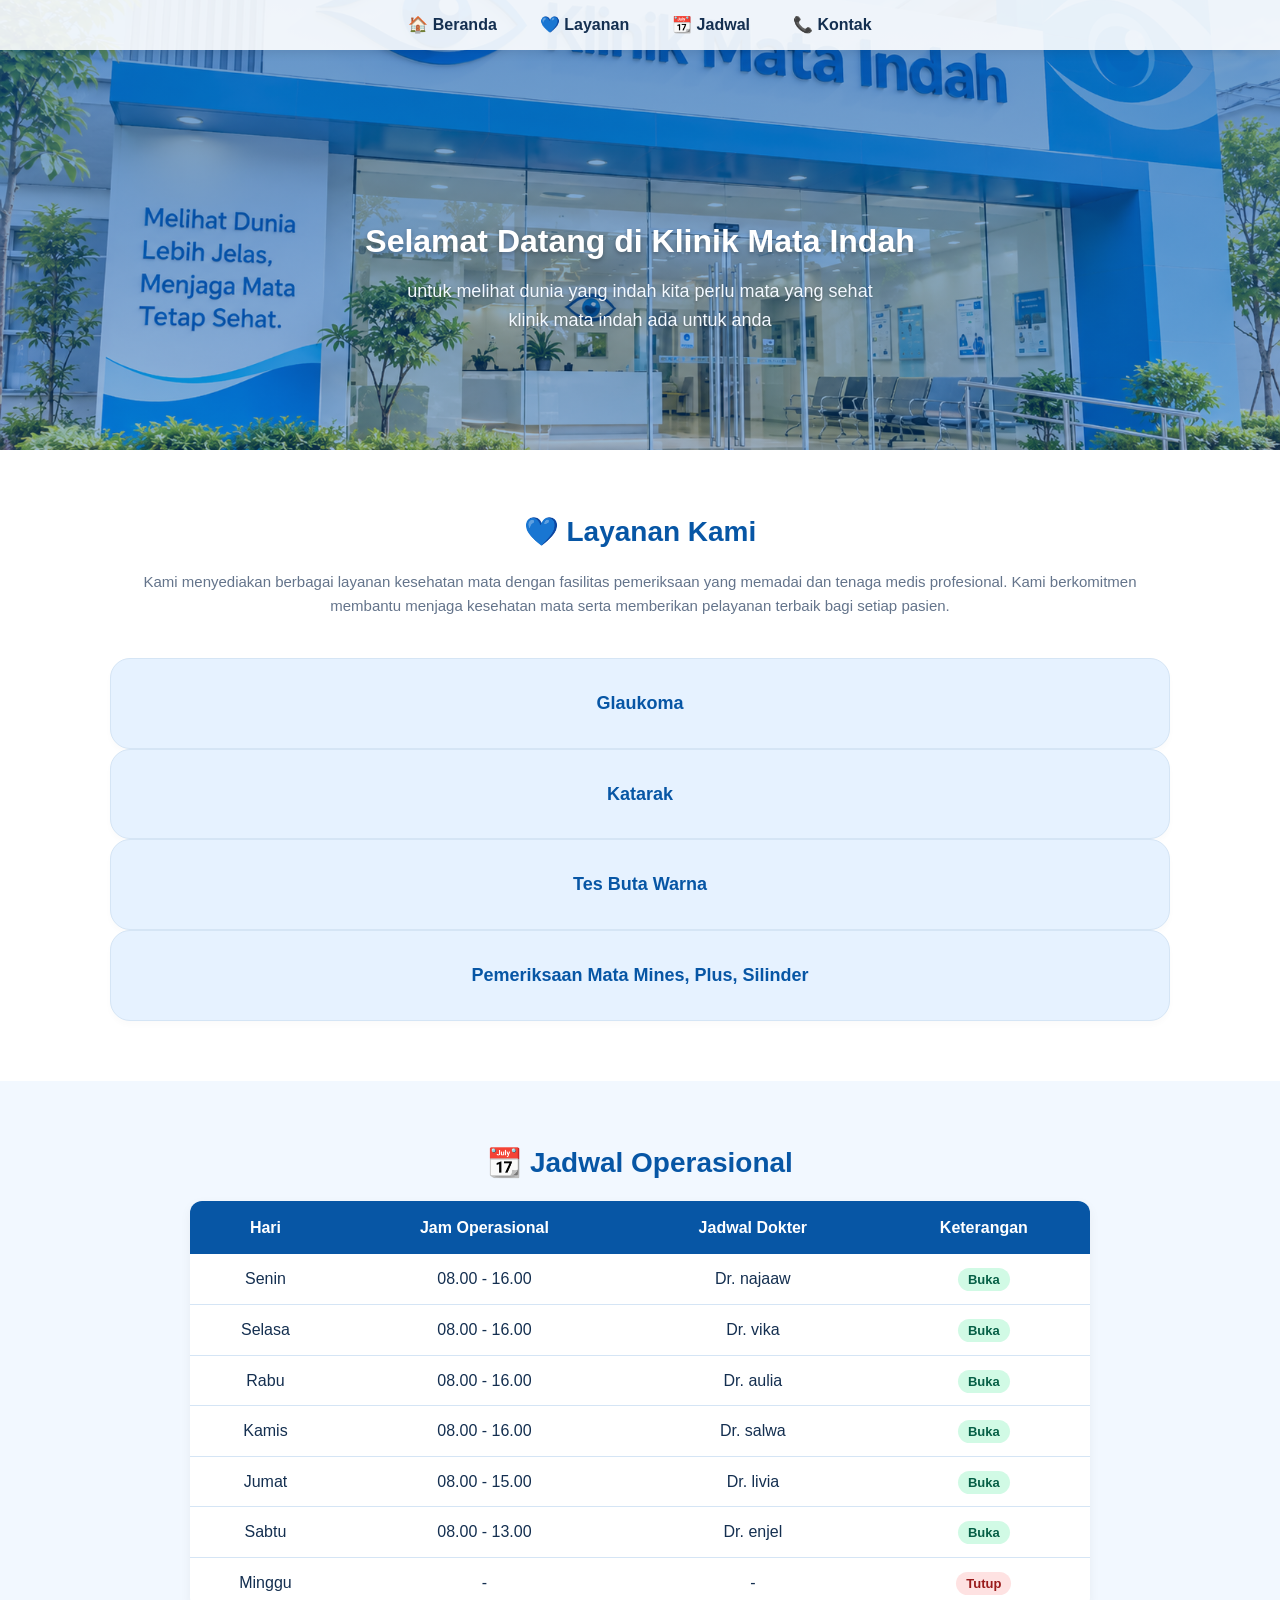
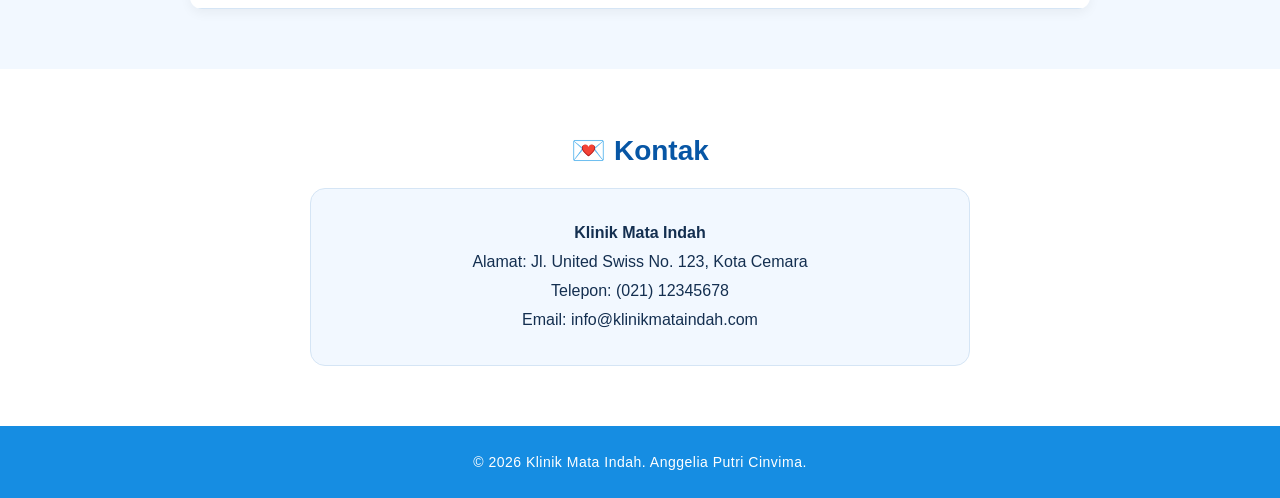
<file: index.html>
<!DOCTYPE html>
<html lang="en">
<head>
    <meta charset="UTF-8">
    <meta name="viewport" content="width=device-width, initial-scale=1.0">
    <title>Klinik Mata Indah</title>
    <link rel="stylesheet" href="style.css">
</head>
<body>
    <header>
        <nav class="navbar" id="beranda">
            <ul class="nav-links">
                <li><a href="#beranda">🏠 Beranda</a></li>
                <li><a href="#layanan">💙 Layanan</a></li>
                <li><a href="#jadwal">📆 Jadwal</a></li>
                <li><a href="#kontak">📞 Kontak</a></li>
            </ul>

            <div class="hero-content">
                <h1 class="judul">Selamat Datang di Klinik Mata Indah</h1>
                <p>untuk melihat dunia yang indah kita perlu mata yang sehat</p>
                <p>klinik mata indah ada untuk anda</p>
                
            </div>
        </nav>
    </header>

    <main>
        <section id="layanan" class="layanan">
            <h2>💙 Layanan Kami</h2>
            <p class="section-desc">Kami menyediakan berbagai layanan kesehatan mata dengan fasilitas pemeriksaan yang memadai dan tenaga medis profesional. Kami berkomitmen membantu menjaga kesehatan mata serta memberikan pelayanan terbaik bagi setiap pasien.</p>

            <div class="layanan-container">
                <div class="kotak">
                    <a href="informasi.html"><h2>Glaukoma</h2></a>
                </div>
                <div class="kotak">
                    <a href="informasi.html"><h2>Katarak</h2></a>
                </div>
                <div class="kotak">
                    <a href="informasi.html"><h2>Tes Buta Warna</h2></a>
                </div>
                <div class="kotak">
                    <a href="informasi.html"><h2>Pemeriksaan Mata Mines, Plus, Silinder</h2></a>
                </div>
            </div>
        </section>

        <section id="jadwal" class="jadwal">
            <h2>📆 Jadwal Operasional</h2>
            <div class="table-wrapper">
                <table class="tabel">
                    <thead>
                        <tr>
                            <th>Hari</th>
                            <th>Jam Operasional</th>
                            <th>Jadwal Dokter</th>
                            <th>Keterangan</th>
                        </tr>
                    </thead>
                    <tbody>
                        <tr>
                            <td>Senin</td>
                            <td>08.00 - 16.00</td>
                            <td>Dr. najaaw</td>
                            <td><span class="badge buka">Buka</span></td>
                        </tr>
                        <tr>
                            <td>Selasa</td>
                            <td>08.00 - 16.00</td>
                            <td>Dr. vika</td>
                            <td><span class="badge buka">Buka</span></td>
                        </tr>
                        <tr>
                            <td>Rabu</td>
                            <td>08.00 - 16.00</td>
                            <td>Dr. aulia</td>
                            <td><span class="badge buka">Buka</span></td>
                        </tr>
                        <tr>
                            <td>Kamis</td>
                            <td>08.00 - 16.00</td>
                            <td>Dr. salwa</td>
                            <td><span class="badge buka">Buka</span></td>
                        </tr>
                        <tr>
                            <td>Jumat</td>
                            <td>08.00 - 15.00</td>
                            <td>Dr. livia</td>
                            <td><span class="badge buka">Buka</span></td>
                        </tr>
                        <tr>
                            <td>Sabtu</td>
                            <td>08.00 - 13.00</td>
                            <td>Dr. enjel</td>
                            <td><span class="badge buka">Buka</span></td>
                        </tr>
                        <tr>
                            <td>Minggu</td>
                            <td>-</td>
                            <td>-</td>
                            <td><span class="badge tutup">Tutup</span></td>
                        </tr>
                    </tbody>
                </table>
            </div>
        </section>

        <section id="kontak" class="kontak-section">
            <h2>💌 Kontak</h2>
            <p class="kontak">
                <strong>Klinik Mata Indah</strong><br>
                Alamat: Jl. United Swiss No. 123, Kota Cemara<br>
                Telepon: (021) 12345678<br>
                Email: info@klinikmataindah.com
            </p>
        </section>
    </main>

    <footer>
        <p>© 2026 Klinik Mata Indah. Anggelia Putri Cinvima.</p>
    </footer>
</body>
</html>
</file>
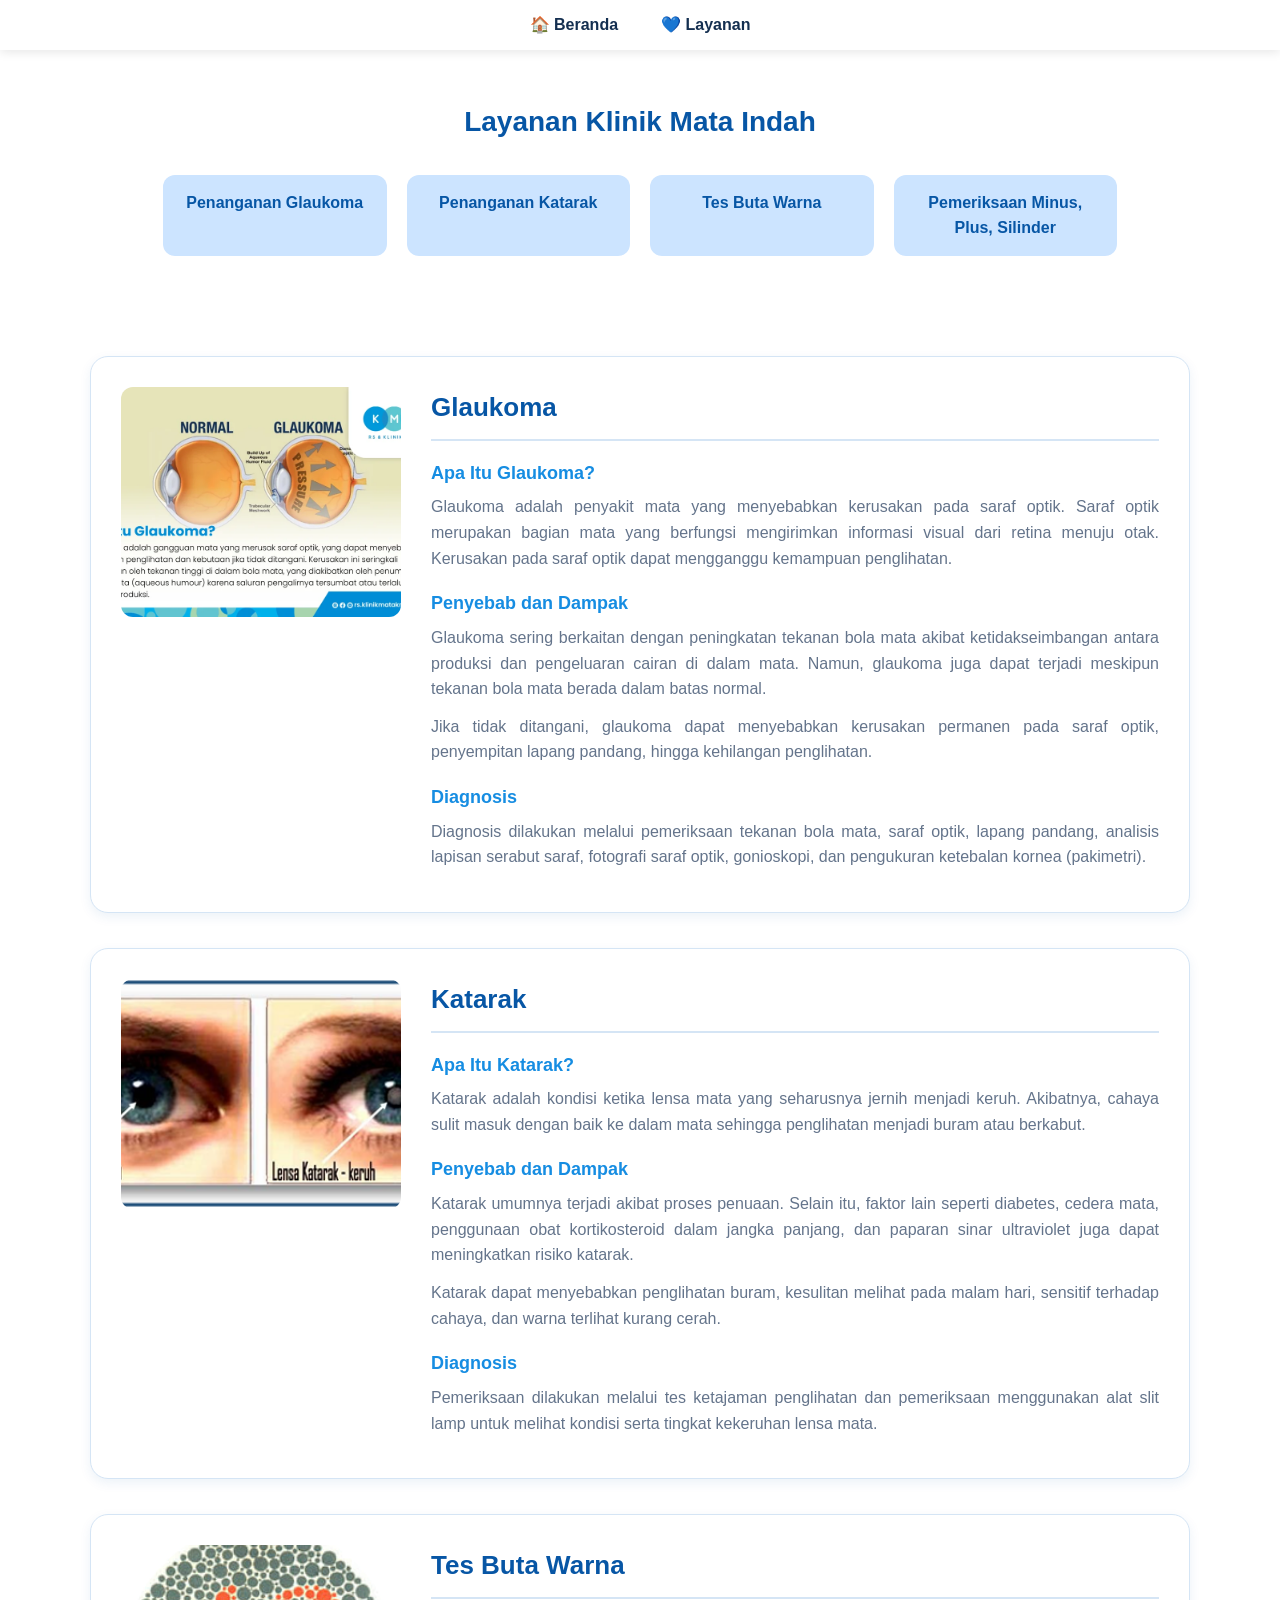
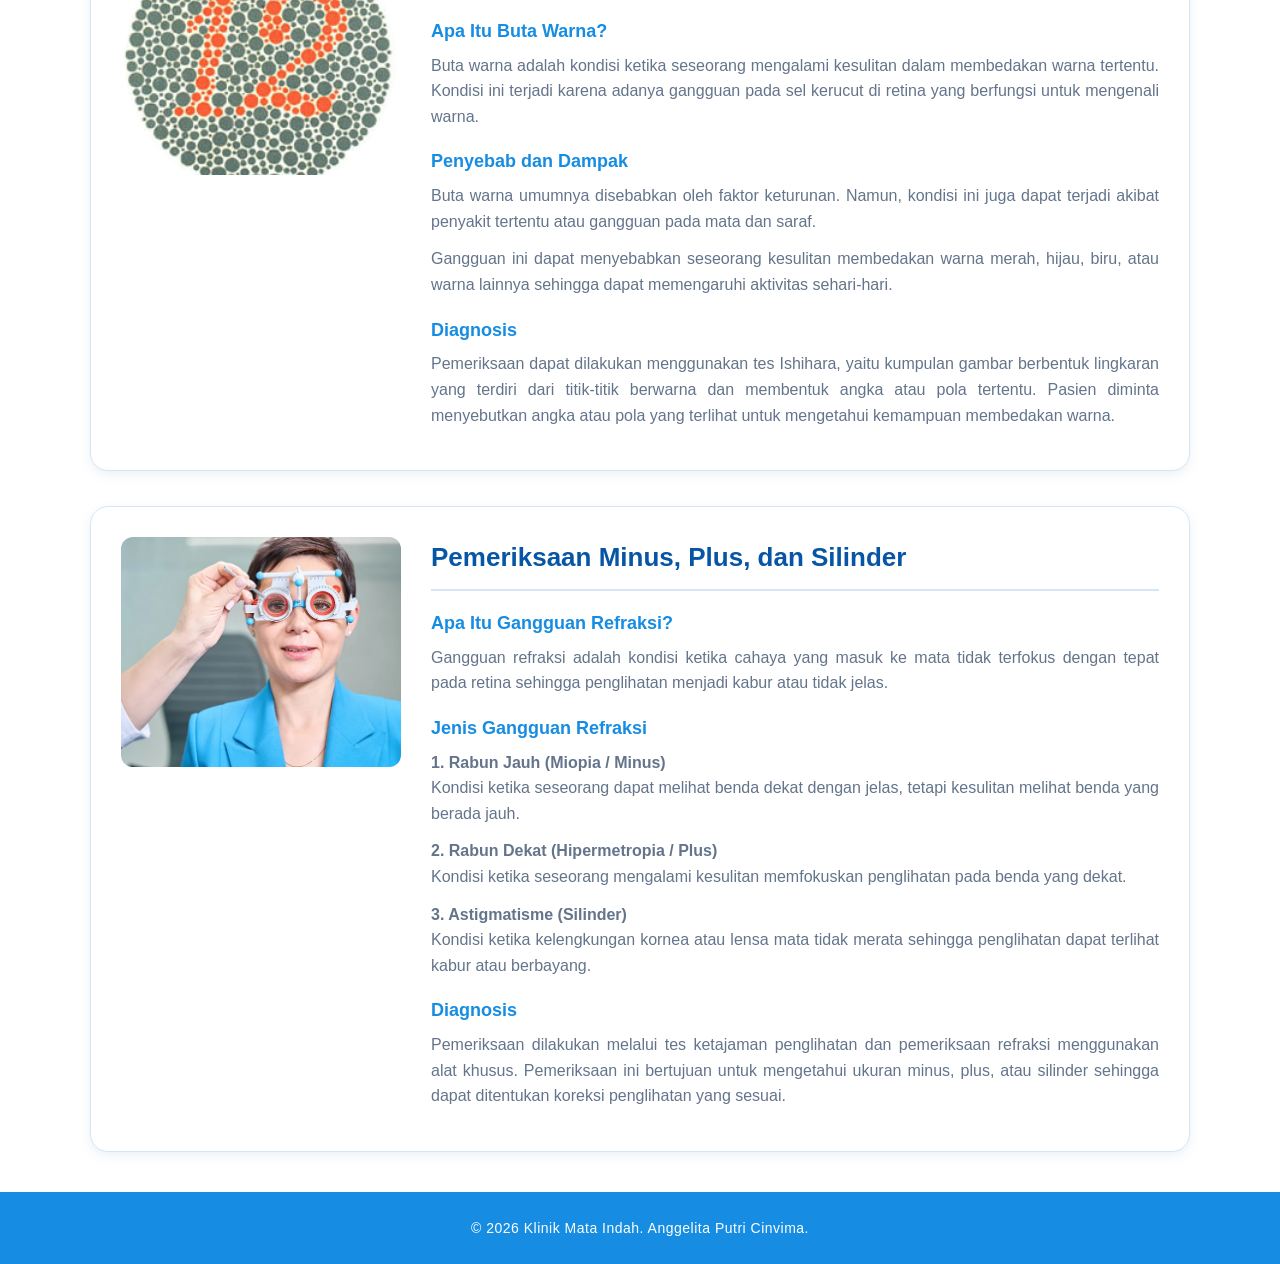
<file: informasi.html>
<!DOCTYPE html>
<html lang="id">
<head>
    <meta charset="UTF-8">
    <meta name="viewport" content="width=device-width, initial-scale=1.0">
    <title>Informasi Layanan</title>
    <link rel="stylesheet" href="style.css">
</head>
<body>

<header>
    <nav class="navbar2" id="layanan">
        <ul class="nav-links">
            <li><a href="index.html">🏠 Beranda</a></li>
            <li><a href="#layanan">💙 Layanan</a></li>
        </ul>

        <div class="penjelasan">
            <h2>Layanan Klinik Mata Indah</h2>

            <div class="layanan-container2">

                <div class="kotak2">
                    <a href="#glaukoma">
                        Penanganan Glaukoma
                    </a>
                </div>

                <div class="kotak2">
                    <a href="#katarak">
                        Penanganan Katarak
                    </a>
                </div>

                <div class="kotak2">
                    <a href="#butawarna">
                        Tes Buta Warna
                    </a>
                </div>

                <div class="kotak2">
                    <a href="#pemeriksaan">
                        Pemeriksaan Minus, Plus, Silinder
                    </a>
                </div>

            </div>
        </div>
    </nav>
</header>

<main class="informasi">

    <article class="info-card" id="glaukoma">

        <div class="gambar">
            <img src="glaukoma.webp" alt="Ilustrasi Glaukoma">
        </div>

        <div class="isi">
            <h2>Glaukoma</h2>

            <h3>Apa Itu Glaukoma?</h3>
            <p>
                Glaukoma adalah penyakit mata yang menyebabkan
                kerusakan pada saraf optik. Saraf optik merupakan
                bagian mata yang berfungsi mengirimkan informasi
                visual dari retina menuju otak. Kerusakan pada
                saraf optik dapat mengganggu kemampuan penglihatan.
            </p>

            <h3>Penyebab dan Dampak</h3>
            <p>
                Glaukoma sering berkaitan dengan peningkatan
                tekanan bola mata akibat ketidakseimbangan antara
                produksi dan pengeluaran cairan di dalam mata.
                Namun, glaukoma juga dapat terjadi meskipun
                tekanan bola mata berada dalam batas normal.
            </p>

            <p>
                Jika tidak ditangani, glaukoma dapat menyebabkan
                kerusakan permanen pada saraf optik, penyempitan
                lapang pandang, hingga kehilangan penglihatan.
            </p>

            <h3>Diagnosis</h3>
            <p>
                Diagnosis dilakukan melalui pemeriksaan tekanan
                bola mata, saraf optik, lapang pandang, analisis
                lapisan serabut saraf, fotografi saraf optik,
                gonioskopi, dan pengukuran ketebalan kornea
                (pakimetri).
            </p>
        </div>
    </article>


    <article class="info-card" id="katarak">

        <div class="gambar">
            <img src="katarak.png" alt="Ilustrasi Katarak">
        </div>

        <div class="isi">
            <h2>Katarak</h2>

            <h3>Apa Itu Katarak?</h3>
            <p>
                Katarak adalah kondisi ketika lensa mata yang
                seharusnya jernih menjadi keruh. Akibatnya,
                cahaya sulit masuk dengan baik ke dalam mata
                sehingga penglihatan menjadi buram atau berkabut.
            </p>

            <h3>Penyebab dan Dampak</h3>
            <p>
                Katarak umumnya terjadi akibat proses penuaan.
                Selain itu, faktor lain seperti diabetes,
                cedera mata, penggunaan obat kortikosteroid
                dalam jangka panjang, dan paparan sinar
                ultraviolet juga dapat meningkatkan risiko katarak.
            </p>

            <p>
                Katarak dapat menyebabkan penglihatan buram,
                kesulitan melihat pada malam hari, sensitif
                terhadap cahaya, dan warna terlihat kurang cerah.
            </p>

            <h3>Diagnosis</h3>
            <p>
                Pemeriksaan dilakukan melalui tes ketajaman
                penglihatan dan pemeriksaan menggunakan alat
                slit lamp untuk melihat kondisi serta tingkat
                kekeruhan lensa mata.
            </p>
        </div>
    </article>


    <article class="info-card" id="butawarna">

        <div class="gambar">
            <img src="butawarna.png" alt="Tes Buta Warna">
        </div>

        <div class="isi">
            <h2>Tes Buta Warna</h2>

            <h3>Apa Itu Buta Warna?</h3>
            <p>
                Buta warna adalah kondisi ketika seseorang
                mengalami kesulitan dalam membedakan warna
                tertentu. Kondisi ini terjadi karena adanya
                gangguan pada sel kerucut di retina yang
                berfungsi untuk mengenali warna.
            </p>

            <h3>Penyebab dan Dampak</h3>
            <p>
                Buta warna umumnya disebabkan oleh faktor
                keturunan. Namun, kondisi ini juga dapat
                terjadi akibat penyakit tertentu atau gangguan
                pada mata dan saraf.
            </p>

            <p>
                Gangguan ini dapat menyebabkan seseorang
                kesulitan membedakan warna merah, hijau,
                biru, atau warna lainnya sehingga dapat
                memengaruhi aktivitas sehari-hari.
            </p>

            <h3>Diagnosis</h3>
            <p>
                Pemeriksaan dapat dilakukan menggunakan
                tes Ishihara, yaitu kumpulan gambar berbentuk
                lingkaran yang terdiri dari titik-titik
                berwarna dan membentuk angka atau pola tertentu.
                Pasien diminta menyebutkan angka atau pola
                yang terlihat untuk mengetahui kemampuan
                membedakan warna.
            </p>
        </div>
    </article>


    <article class="info-card" id="pemeriksaan">

        <div class="gambar">
            <img src="plusminus.webp" alt="Pemeriksaan Refraksi Mata">
        </div>

        <div class="isi">
            <h2>Pemeriksaan Minus, Plus, dan Silinder</h2>

            <h3>Apa Itu Gangguan Refraksi?</h3>
            <p>
                Gangguan refraksi adalah kondisi ketika cahaya
                yang masuk ke mata tidak terfokus dengan tepat
                pada retina sehingga penglihatan menjadi kabur
                atau tidak jelas.
            </p>

            <h3>Jenis Gangguan Refraksi</h3>

            <p>
                <b>1. Rabun Jauh (Miopia / Minus)</b><br>
                Kondisi ketika seseorang dapat melihat benda
                dekat dengan jelas, tetapi kesulitan melihat
                benda yang berada jauh.
            </p>

            <p>
                <b>2. Rabun Dekat (Hipermetropia / Plus)</b><br>
                Kondisi ketika seseorang mengalami kesulitan
                memfokuskan penglihatan pada benda yang dekat.
            </p>

            <p>
                <b>3. Astigmatisme (Silinder)</b><br>
                Kondisi ketika kelengkungan kornea atau lensa
                mata tidak merata sehingga penglihatan dapat
                terlihat kabur atau berbayang.
            </p>

            <h3>Diagnosis</h3>
            <p>
                Pemeriksaan dilakukan melalui tes ketajaman
                penglihatan dan pemeriksaan refraksi menggunakan
                alat khusus. Pemeriksaan ini bertujuan untuk
                mengetahui ukuran minus, plus, atau silinder
                sehingga dapat ditentukan koreksi penglihatan
                yang sesuai.
            </p>
        </div>
    </article>

</main>

<footer>
    <p>&copy; 2026 Klinik Mata Indah. Anggelita Putri Cinvima.</p>
</footer>

</body>
</html>
</file>
<file: style.css>
:root {
    --primary: #0756A5;
    --secondary: #168DE2;
    --accent: #55B8F5;
    --background: #F2F8FF;
    --white: #FFFFFF;
    --text: #142F50;
    --text-light: #64748B;
    --border: #D5E5F5;
    --footer: #092B50;
}

* {
    margin: 0;
    padding: 0;
    box-sizing: border-box;
    scroll-behavior: smooth;
}

body {
    font-family: 'Segoe UI', Tahoma, Geneva, Verdana, sans-serif;
    color: var(--text);
    background-color: var(--white);
    line-height: 1.6;
}

.navbar {
    background-image: linear-gradient(rgba(7, 86, 165, 0.6), rgba(7, 86, 165, 0.4)), url(fotoklinikbenar.png);
    background-size: cover;
    background-position: center;
    background-repeat: no-repeat;
    height: 450px;
    display: flex;
    flex-direction: column;
    justify-content: center;
    align-items: center;
    color: white;
    text-align: center;
    position: relative;
}

.nav-links {
    display: flex;
    justify-content: center;
    align-items: center;
    gap: 15px;
    background-color: rgba(255, 255, 255, 0.9);
    position: fixed;
    width: 100%;
    top: 0;
    left: 0;
    padding: 12px 0;
    list-style: none;
    box-shadow: 0 2px 10px rgba(0, 0, 0, 0.1);
    z-index: 1000;
}

.nav-links a {
    color: var(--text);
    text-decoration: none;
    font-weight: 600;
    padding: 6px 14px;
    border-radius: 20px;
    transition: all 0.3s ease;
}

.nav-links a:hover {
    background-color: var(--primary);
    color: var(--white);
}

.hero-content {
    margin-top: 50px;
    padding: 0 20px;
}

.navbar h1.judul {
    color: var(--white);
    font-size: 32px;
    text-shadow: 0 2px 4px rgba(0,0,0,0.3);
    margin-bottom: 10px;
}

.hero-content p {
    font-size: 18px;
    color: var(--background);
    text-shadow: 0 1px 3px rgba(0,0,0,0.3);
}

.layanan {
    padding: 60px 20px;
    text-align: center;
    max-width: 1100px;
    margin: 0 auto;
}

h2 {
    color: var(--primary);
    font-size: 28px;
    margin-bottom: 15px;
    text-align: center;
}

.section-desc {
    color: var(--text-light);
    margin: 0 auto 40px auto;
    font-size: 15px;
}

.layanan-container2{
    display: grid;
    grid-template-columns: repeat(4, 1fr);
    gap: 20px;
    width: 90%;
    max-width: 1100px;
    margin: 30px auto;
}

.kotak2 {
    background-color:  #cce4ff;
    padding: 15px 15px;
    border-radius: 12px;
    text-align: center;
    transition: 0.3s;
}

.kotak2 a {
    color: var(--primary);
    text-decoration: none;
    font-weight: bold;
    display: block;
}

.kotak2:hover {
    background-color: var(--secondary);
    transform: translateY(-5px);
}


.kotak {
    background-color: #e6f2ff;
    border: 1px solid var(--border);
    border-radius: 20px;
    padding: 30px 20px;
    text-align: center;
    width: 100%;
    box-shadow: 0 4px 6px rgba(0, 0, 0, 0.02);
    transition: transform 0.3s ease, background-color 0.3s ease, box-shadow 0.3s ease;
}

.kotak:hover {
    transform: translateY(-5px);
    background-color: #cce4ff;
    box-shadow: 0 10px 15px rgba(7, 86, 165, 0.1);
}

.kotak h2 {
    color: var(--primary);
    font-size: 18px;
    margin-bottom: 0;
    text-decoration: none;
}
.kotak a{
        text-decoration: none;
}



.judul{
    margin-top: 50px;
}
.kotak2{
    display: grid;
}

.penjelasan{
    width: 100%;
    max-width: 1100px;
    margin: 70px auto 30px;
    padding: 30px 20px;
}

.informasi {
    max-width: 1100px;
    width: 90%;
    margin: 40px auto;
    scroll-margin-top: 80px;
}

.info-card {
    display: flex;
    align-items: flex-start;
    gap: 30px;
    background-color: var(--white);
    border: 1px solid var(--border);
    border-radius: 18px;
    padding: 30px;
    margin-bottom: 35px;
    box-shadow: 0 4px 12px rgba(7, 86, 165, 0.08);
    scroll-margin-top: 85px;
}

.gambar {
    flex: 0 0 280px;
}

.gambar img {
    width: 100%;
    height: 230px;
    object-fit: cover;
    border-radius: 12px;
}

.isi {
    flex: 1;
}

.isi h2 {
    color: var(--primary);
    text-align: left;
    font-size: 26px;
    border-bottom: 2px solid var(--border);
    padding-bottom: 10px;
    margin-bottom: 15px;
}

.isi h3 {
    color: var(--secondary);
    font-size: 18px;
    margin: 18px 0 7px;
}

.isi p {
    color: var(--text-light);
    text-align: justify;
    margin-bottom: 12px;
}

.info-card:hover {
    box-shadow: 0 8px 20px rgba(7, 86, 165, 0.13);
}

.jadwal {
    padding: 60px 20px;
    background-color: var(--background);
}

.table-wrapper {
    max-width: 900px;
    margin: 0 auto;
    overflow-x: auto;
    border-radius: 12px;
    box-shadow: 0 4px 12px rgba(0, 0, 0, 0.05);
}

.tabel {
    width: 100%;
    border-collapse: collapse;
    background-color: var(--white);
}

th {
    background-color: var(--primary);
    color: var(--white);
    padding: 14px;
    text-align: center;
    font-weight: 600;
}

.tabel td {
    padding: 12px 15px;
    text-align: center;
    border-bottom: 1px solid var(--border);
    color: var(--text);
}

.tabel tr:hover {
    background-color: #f8fbff;
}

.badge {
    padding: 4px 10px;
    border-radius: 12px;
    font-size: 13px;
    font-weight: 600;
}

.badge.buka {
    background-color: #d1fae5;
    color: #065f46;
}

.badge.tutup {
    background-color: #fee2e2;
    color: #991b1b;
}

.kontak-section {
    padding: 60px 20px;
    text-align: center;
    max-width: 700px;
    margin: 0 auto;
}

.kontak {
    text-align: center;
    background-color: var(--background);
    padding: 30px;
    border-radius: 15px;
    border: 1px solid var(--border);
    font-size: 16px;
    line-height: 1.8;
}

footer {
    background-color: var(--secondary);
    color: var(--white);
    text-align: center;
    padding: 25px;
    font-size: 14px;
    letter-spacing: 0.5px;
}



/* =========================
   TAMPILAN TABLET
========================= */
@media screen and (max-width: 768px) {

    .navbar {
        height: 350px;
    }

    .nav-links {
        gap: 5px;
        padding: 8px 0;
    }

    .nav-links a {
        margin: 2px 0;
        padding: 4px 10px;
        font-size: 14px;
    }

    .navbar h1.judul {
        font-size: 24px;
    }

    .hero-content p {
        font-size: 15px;
    }

    h2 {
        font-size: 22px;
    }

    .layanan {
        padding: 40px 15px;
    }

    /* Kotak layanan menjadi 2 kolom */
    .layanan-container,
    .layanan-container2 {
        grid-template-columns: repeat(2, 1fr);
        gap: 15px;
        width: 95%;
    }

    .kotak {
        padding: 25px 15px;
    }

    .kotak2 {
        padding: 15px 10px;
    }

    /* Kartu informasi menjadi vertikal */
    .info-card {
        flex-direction: column;
        padding: 22px;
        gap: 20px;
    }

    .gambar {
        flex: auto;
        width: 100%;
    }

    .gambar img {
        height: 250px;
    }

    .informasi {
        width: 92%;
    }

    .isi h2 {
        font-size: 23px;
    }
}


/* =========================
   TAMPILAN HP
========================= */
@media screen and (max-width: 480px) {

    .navbar {
        height: 280px;
    }

    .hero-content {
        margin-top: 60px;
    }

    .navbar h1.judul {
        font-size: 20px;
    }

    .hero-content p {
        font-size: 13px;
    }

    /* Menu navigasi lebih rapat */
    .nav-links {
        gap: 2px;
        padding: 8px 2px;
    }

    .nav-links a {
        font-size: 11px;
        padding: 5px 7px;
    }

    /* Kotak layanan menjadi 1 kolom */
    .layanan-container,
    .layanan-container2 {
        grid-template-columns: 1fr;
        width: 100%;
        gap: 12px;
    }

    .kotak {
        padding: 20px 15px;
    }

    .kotak2 {
        padding: 15px;
    }

    .kotak h2 {
        font-size: 16px;
    }

    /* Informasi layanan */
    .info-card {
        padding: 18px;
    }

    .gambar img {
        height: 200px;
    }

    .isi h2 {
        font-size: 21px;
    }

    .isi h3 {
        font-size: 16px;
    }

    .isi p {
        font-size: 14px;
    }

    /* Tabel jadwal */
    .tabel th,
    .tabel td {
        padding: 10px 8px;
        font-size: 13px;
    }

    .kontak {
        padding: 20px;
        font-size: 14px;
    }

    footer {
        font-size: 12px;
    }
}
</file>
